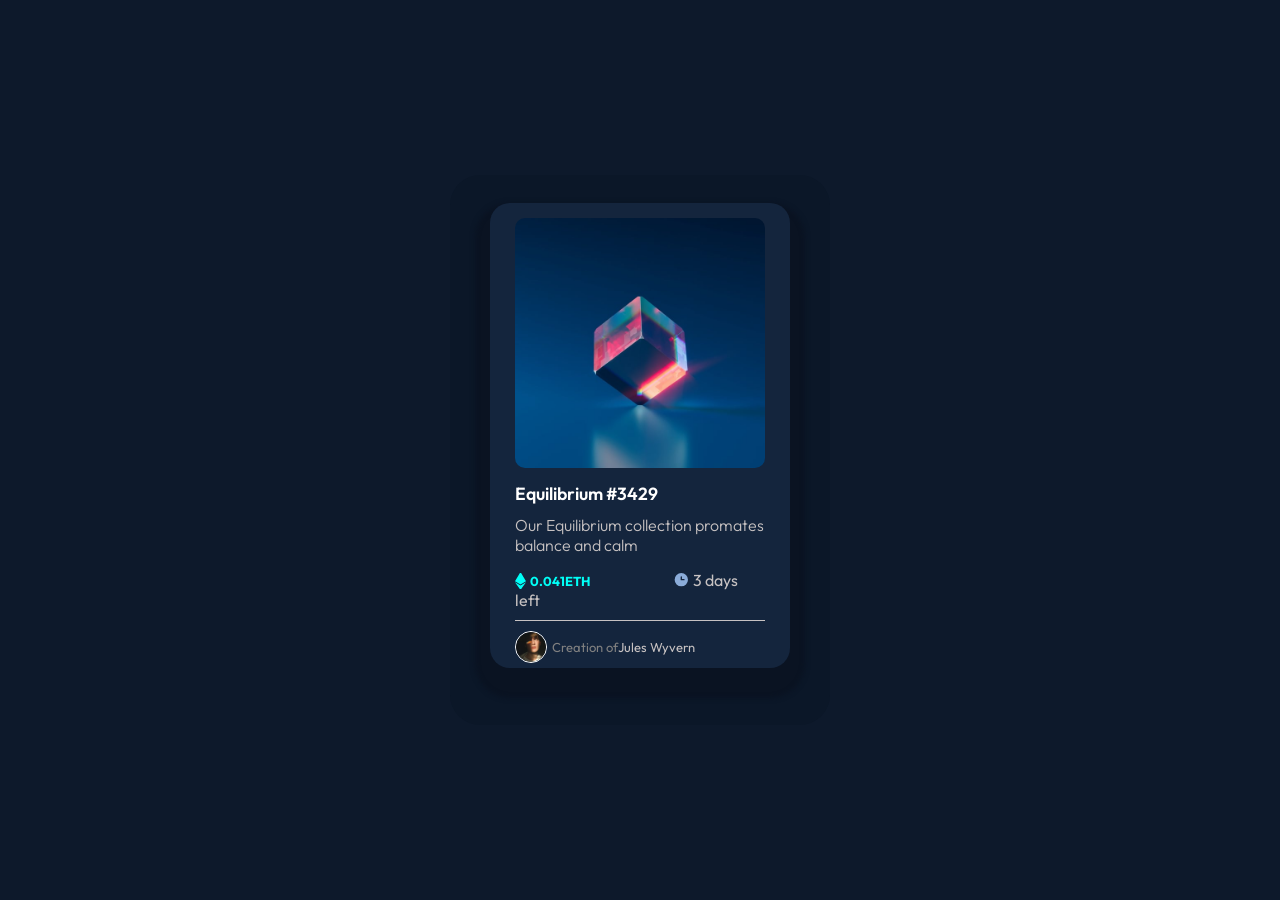
<file: index.html>
<!DOCTYPE html>
<html lang="pt">
    <head>
        <meta charset="UTF-8">
        <meta http-equiv="X-UA-Compatible" content="IE=edge">
        <meta name="viewport" content="width=device-width, initial-scale=1.0">
        <meta name="author" content="Christian">
        <meta name="description" content="Exercicio de htmle css">
        <meta name="keywords" content="HTML, CSS, card">
        <link rel="shortcut icon" href="card.png" type="image/x-icon">
        <link rel="stylesheet" href="style.css">
        <title>Preview-card</title>
    </head>
    <body>
        <main>
            <div id="back-card">
                <div id="card">
                    <section class="centralizar">
                        <img src="image-equilibrium.jpg" alt="Imagem Equilibrium">

                        <h1>Equilibrium #3429</h1>

                        <p id="conteudo">Our Equilibrium collection promates balance and calm</p>

                        <p id="bottom"><span id="left">0.041ETH</span><span id="right">3 days left</span></p>

                        <p id="space-avatar"><img src="image-avatar.png" alt="Jules Wyvern" id="avatar"><span id="gray">Creation of</span> Jules Wyvern</p>
                    </section>
                </div>
            </div>
        </main>
    </body>
</html>
</file>
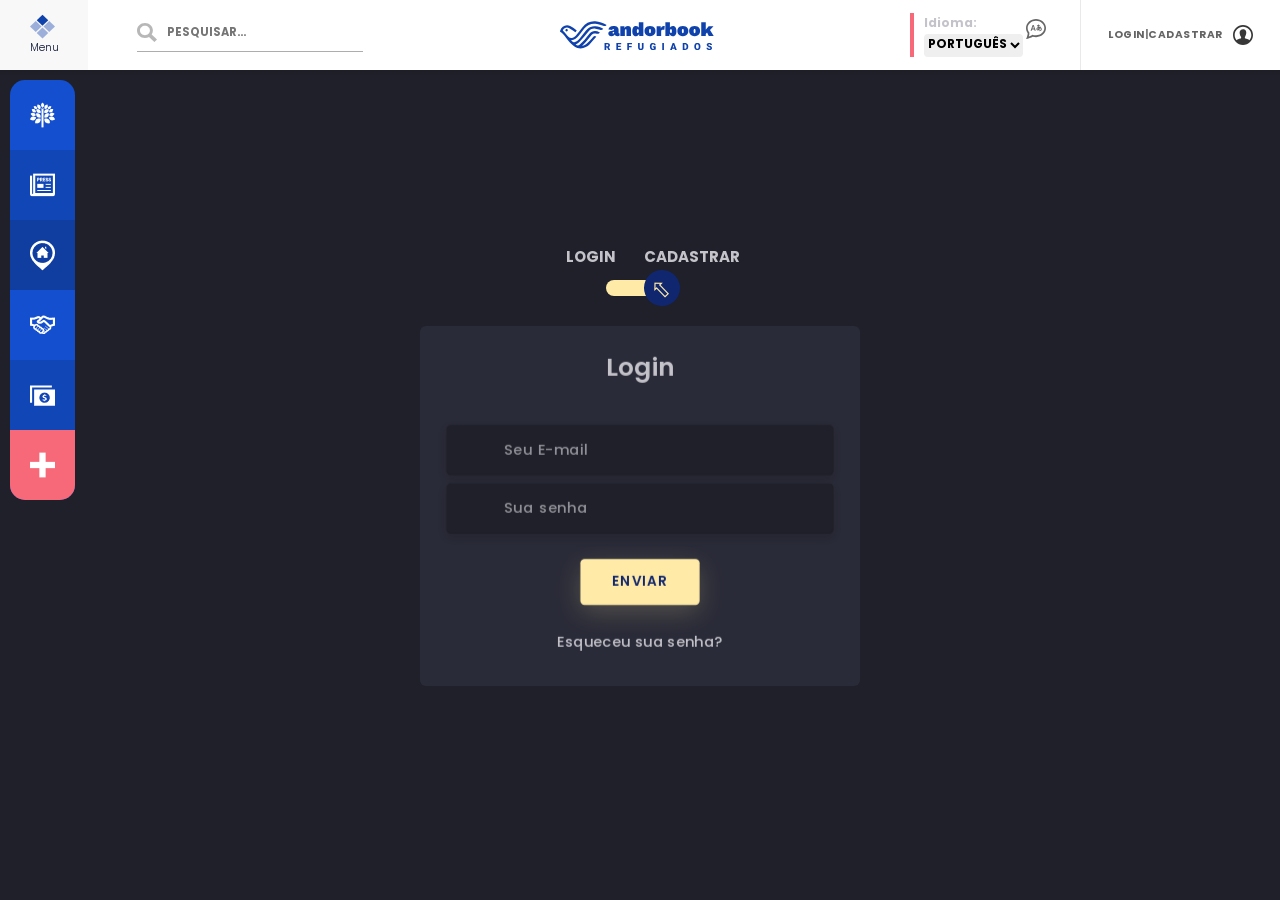
<file: ProjetoFinal-main/cadastrar.html>
<!DOCTYPE html>
<html lang="pt-br">

<head>
    <meta charset="UTF-8">
    <meta http-equiv="X-UA-Compatible" content="IE=edge">
    <meta name="viewport" content="width=device-width, initial-scale=1.0">

    <link rel="icon" href="img/logotipo-icon.svg" type="image/x-icon">

    <!-- Bootstrap -->
    <script src="https://cdn.jsdelivr.net/npm/bootstrap@5.1.3/dist/js/bootstrap.min.js"
        integrity="sha384-QJHtvGhmr9XOIpI6YVutG+2QOK9T+ZnN4kzFN1RtK3zEFEIsxhlmWl5/YESvpZ13"
        crossorigin="anonymous"></script>
    <link href="https://cdn.jsdelivr.net/npm/bootstrap@5.1.3/dist/css/bootstrap.min.css" rel="stylesheet"
        integrity="sha384-1BmE4kWBq78iYhFldvKuhfTAU6auU8tT94WrHftjDbrCEXSU1oBoqyl2QvZ6jIW3" crossorigin="anonymous">

    <link href="css/style.css" rel="stylesheet" />
    <script src="js/script.js" defer></script>
    <title>AndorBook - Cadastro</title>
</head>

<body>
    <header>
        <!-- Nav do menu superior fixo -->
        <nav class="menu-top shadow-sm row fixed-top">

            <div class="col d-flex align-items-center">
                <div class="button-menu text-center">
                    <a onclick="btnMenu()" class="d-flex flex-column">
                        <img src="img/menu-topo.svg" width="25px">
                        <span>Menu</span>
                    </a>
                    <ul class="text-start">
                        <div class="d-flex btn-x justify-content-end">
                            <a onclick="btnClose()">
                                Fechar
                                <img src="img/closed.svg" width="15px" alt="Fechar">
                            </a>
                        </div>
                        <img src="img/logotipo-dark.svg" alt="">
                        <h4>Plataforma</h4>
                        <li><a href="index.html">Home</a></li>
                        <li><a href="">Informações Úteis</a></li>
                        <li><a href="">Novas Postagens</a></li>
                        <li><a href="">Ongs Parceiras</a></li>
                        <li><a href="">Primeiros Passos</a></li>
                        <li><a href="">Contato</a></li>

                        <h4>Contas</h4>
                        <li><a href="">Login</a></li>
                        <li><a href="">Cadastrar</a></li>

                        <h4>Postagens</h4>
                        <li><a href="">Moradias</a></li>
                        <li><a href="">Empregos</a></li>
                        <li><a href="">Informações Úteis</a></li>
                        <li><a href="">Ongs Parceiras</a></li>

                        <h4>Onde Encontar</h4>
                        <li><a href="">Ongs</a></li>
                        <li><a href="">Documentacoes</a></li>
                        <li><a href="">Revalidaçoes</a></li>
                        <li><a href="">Minha Comunidade</a></li>

                    </ul>
                </div>
                <div class="space-search flex-fill">
                    <label for="search"><img src="img/search.svg" alt=""></label>
                    <input type="text" id="search" placeholder="PESQUISAR...">
                </div>
            </div>

            <div class="col d-flex align-items-center justify-content-center">
                <div class="logotype flex-fill text-center">
                    <a href="index.html"><img src="img/logotipo.svg" alt="Logotipo Andor"></a>
                </div>
            </div>

            <div class="col d-flex align-items-center">

                <div class="flex-fill text-end">
                    <div class="linguage">
                        Idioma: <br>
                        <select class="form-select-sm" aria-label=".form-select-sm">
                            <option selected value="1">PORTUGUÊS</option>
                            <option value="2">INGLÊS</option>
                            <option value="3">ESPANHOL</option>
                        </select>
                        <img src="img/Lenguages.svg" alt="linguage">
                    </div>
                </div>

                <div class="login-register text-end">
                    <a href="login.html">LOGIN</a> | <a href="cadastrar.html">CADASTRAR</a>
                    <span><img src="img/usuario.svg" alt="login ou registrar"></span>
                </div>
            </div>

        </nav>

    </header>

    <!-- Container Geral -->
    <div class="container-fluid">
        <main class="row">
            <!-- Menu Lateral fixo -->
            <nav class="menu-right">
                <div class="button-bg one"><a href=""><img src="img/info uteis.png"></a></div>
                <div class="button-bg two"><a href=""><img src="img/empregos.png"></a></div>
                <div class="button-bg three"><a href=""><img src="img/moradia.png"></a></div>
                <div class="button-bg four"><a href=""><img src="img/ongs parceiras.png"></a></div>
                <div class="button-bg five"><a href=""><img src="img/doacao.png"></a></div>
                <div class="button-bg six"><a href=""><img src="img/Vector.png"></a></div>
                <ul class="d-flex flex-column justify-content-around">
                    <li>Informações Úteis</li>
                    <li>Empregos</li>
                    <li>Moradia</li>
                    <li>Ongs Parceiras</li>
                    <li>Doação</li>
                    <li>Emergência</li>
                </ul>
            </nav>

           <!--Teste-->
           <a href="https://front.codes/" class="logo" target="_blank">
            
        </a>
    
        <div class="section">
            <div class="container">
                <div class="row full-height justify-content-center">
                    <div class="col-12 text-center align-self-center py-5">
                        <div class="section pb-5 pt-5 pt-sm-2 text-center cadastro">
                            <span class="mb-0 pb-3 Login">Login </span>
                            <span class="mb-0 pb-3 Cadastro">Cadastrar</span>
                              <input class="checkbox" type="checkbox" id="reg-log" name="reg-log"/>
                              <label for="reg-log" ></label>
                            <div class="card-3d-wrap mx-auto">
                                <div class="card-3d-wrapper">
                                    <div class="card-front">
                                        <div class="center-wrap">
                                            <div class="section text-center">
                                                <h4 class="mb-4 pb-3">Login</h4>
                                                <div class="form-group">
                                                    <input type="email" name="logemail" class="form-style" placeholder="Seu E-mail" id="logemail" autocomplete="off">
                                                    <i class="input-icon uil uil-at"></i>
                                                </div>	
                                                <div class="form-group mt-2">
                                                    <input type="password" name="logpass" class="form-style" placeholder="Sua senha" id="logpass" autocomplete="off">
                                                    <i class="input-icon uil uil-lock-alt"></i>
                                                </div>
                                                <a href="#" class="btn mt-4">enviar</a>
                                                <p class="mb-0 mt-4 text-center"><a href="#0" class="link">Esqueceu sua senha?</a></p>
                                              </div>
                                          </div>
                                      </div>
                                    <div class="card-back">
                                        <div class="center-wrap">
                                            <div class="section text-center">
                                                <h4 class="mb-4 pb-3">Cadastro</h4>
                                                <div class="form-group">
                                                    <input type="text" name="logname" class="form-style" placeholder="Seu Nome completo" id="logname" autocomplete="off">
                                                    <i class="input-icon uil uil-user"></i>
                                                </div>	
                                                <div class="form-group mt-2">
                                                    <input type="email" name="logemail" class="form-style" placeholder="Seu E-mail" id="logemail" autocomplete="off">
                                                    <i class="input-icon uil uil-at"></i>
                                                </div>	
                                                <div class="form-group mt-2">
                                                    <input type="password" name="logpass" class="form-style" placeholder="Sua senha" id="logpass" autocomplete="off">
                                                    <i class="input-icon uil uil-lock-alt"></i>
                                                </div>
                                                <a href="#" class="btn mt-4">enviar</a>
                                              </div>
                                          </div>
                                      </div>
                                      
                                  </div>
                              </div>
                          </div>
                      </div>
                  </div>
            </div>
        </div>
           <!--Teste-->

        </main>
    </div>

    <!-- Rodapé da página -->
    <footer class="text-center">AndorBook - Todos os Direitos reservados 2022</footer>
</body>

</html>
</file>
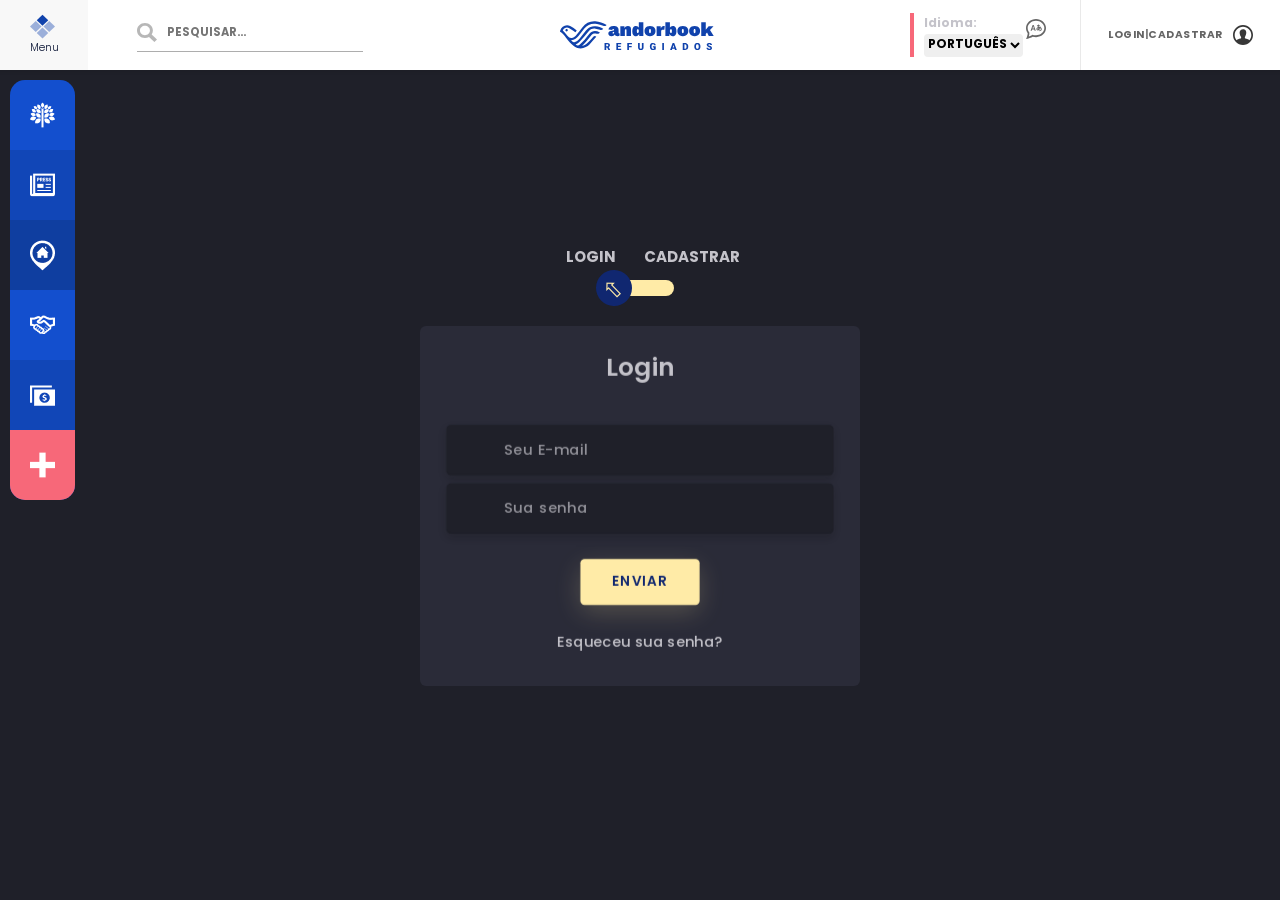
<file: ProjetoFinal-main/login.html>
<!DOCTYPE html>
<html lang="pt-br">

<head>
    <meta charset="UTF-8">
    <meta http-equiv="X-UA-Compatible" content="IE=edge">
    <meta name="viewport" content="width=device-width, initial-scale=1.0">

    <link rel="icon" href="img/logotipo-icon.svg" type="image/x-icon">

    <!-- Bootstrap -->
    <script src="https://cdn.jsdelivr.net/npm/bootstrap@5.1.3/dist/js/bootstrap.min.js"
        integrity="sha384-QJHtvGhmr9XOIpI6YVutG+2QOK9T+ZnN4kzFN1RtK3zEFEIsxhlmWl5/YESvpZ13"
        crossorigin="anonymous"></script>
    <link href="https://cdn.jsdelivr.net/npm/bootstrap@5.1.3/dist/css/bootstrap.min.css" rel="stylesheet"
        integrity="sha384-1BmE4kWBq78iYhFldvKuhfTAU6auU8tT94WrHftjDbrCEXSU1oBoqyl2QvZ6jIW3" crossorigin="anonymous">

    <link href="css/style.css" rel="stylesheet" />
    <script src="js/script.js" defer></script>
    <title>AndorBook - Login</title>
</head>

<body>
    <header>
        <!-- Nav do menu superior fixo -->
        <nav class="menu-top shadow-sm row fixed-top">

            <div class="col d-flex align-items-center">
                <div class="button-menu text-center">
                    <a onclick="btnMenu()" class="d-flex flex-column">
                        <img src="img/menu-topo.svg" width="25px">
                        <span>Menu</span>
                    </a>
                    <ul class="text-start">
                        <div class="d-flex btn-x justify-content-end">
                            <a onclick="btnClose()">
                                Fechar
                                <img src="img/closed.svg" width="15px" alt="Fechar">
                            </a>
                        </div>
                        <img src="img/logotipo-dark.svg" alt="">
                        <h4>Plataforma</h4>
                        <li><a href="index.html">Home</a></li>
                        <li><a href="">Informações Úteis</a></li>
                        <li><a href="">Novas Postagens</a></li>
                        <li><a href="">Ongs Parceiras</a></li>
                        <li><a href="">Primeiros Passos</a></li>
                        <li><a href="">Contato</a></li>

                        <h4>Contas</h4>
                        <li><a href="">Login</a></li>
                        <li><a href="">Cadastrar</a></li>

                        <h4>Postagens</h4>
                        <li><a href="">Moradias</a></li>
                        <li><a href="">Empregos</a></li>
                        <li><a href="">Informações Úteis</a></li>
                        <li><a href="">Ongs Parceiras</a></li>

                        <h4>Onde Encontar</h4>
                        <li><a href="">Ongs</a></li>
                        <li><a href="">Documentacoes</a></li>
                        <li><a href="">Revalidaçoes</a></li>
                        <li><a href="">Minha Comunidade</a></li>

                    </ul>
                </div>
                <div class="space-search flex-fill">
                    <label for="search"><img src="img/search.svg" alt=""></label>
                    <input type="text" id="search" placeholder="PESQUISAR...">
                </div>
            </div>

            <div class="col d-flex align-items-center justify-content-center">
                <div class="logotype flex-fill text-center">
                    <a href="index.html"><img src="img/logotipo.svg" alt="Logotipo Andor"></a>
                </div>
            </div>

            <div class="col d-flex align-items-center">

                <div class="flex-fill text-end">
                    <div class="linguage">
                        Idioma: <br>
                        <select class="form-select-sm" aria-label=".form-select-sm">
                            <option selected value="1">PORTUGUÊS</option>
                            <option value="2">INGLÊS</option>
                            <option value="3">ESPANHOL</option>
                        </select>
                        <img src="img/Lenguages.svg" alt="linguage">
                    </div>
                </div>

                <div class="login-register text-end">
                    <a href="login.html">LOGIN</a> | <a href="cadastrar.html">CADASTRAR</a>
                    <span><img src="img/usuario.svg" alt="login ou registrar"></span>
                </div>
            </div>

        </nav>

    </header>

    <!-- Container Geral -->
    <div class="container-fluid">
        <main class="row">
            <!-- Menu Lateral fixo -->
            <nav class="menu-right">
                <div class="button-bg one"><a href=""><img src="img/info uteis.png"></a></div>
                <div class="button-bg two"><a href=""><img src="img/empregos.png"></a></div>
                <div class="button-bg three"><a href=""><img src="img/moradia.png"></a></div>
                <div class="button-bg four"><a href=""><img src="img/ongs parceiras.png"></a></div>
                <div class="button-bg five"><a href=""><img src="img/doacao.png"></a></div>
                <div class="button-bg six"><a href=""><img src="img/Vector.png"></a></div>
                <ul class="d-flex flex-column justify-content-around">
                    <li>Informações Úteis</li>
                    <li>Empregos</li>
                    <li>Moradia</li>
                    <li>Ongs Parceiras</li>
                    <li>Doação</li>
                    <li>Emergência</li>
                </ul>
            </nav>

           <!--Teste-->
           <a href="https://front.codes/" class="logo" target="_blank">
            
        </a>
    
        <div class="section">
            <div class="container">
                <div class="row full-height justify-content-center">
                    <div class="col-12 text-center align-self-center py-5">
                        <div class="section pb-5 pt-5 pt-sm-2 text-center">
                            <span class="mb-0 pb-3 Login">Login </span>
                            <span class="mb-0 pb-3 Cadastro">Cadastrar</span>
                              <input class="checkbox" type="checkbox" id="reg-log" name="reg-log"/>
                              <label for="reg-log" ></label>
                            <div class="card-3d-wrap mx-auto">
                                <div class="card-3d-wrapper">
                                    <div class="card-front">
                                        <div class="center-wrap">
                                            <div class="section text-center">
                                                <h4 class="mb-4 pb-3">Login</h4>
                                                <div class="form-group">
                                                    <input type="email" name="logemail" class="form-style" placeholder="Seu E-mail" id="logemail" autocomplete="off">
                                                    <i class="input-icon uil uil-at"></i>
                                                </div>	
                                                <div class="form-group mt-2">
                                                    <input type="password" name="logpass" class="form-style" placeholder="Sua senha" id="logpass" autocomplete="off">
                                                    <i class="input-icon uil uil-lock-alt"></i>
                                                </div>
                                                <a href="#" class="btn mt-4">enviar</a>
                                                <p class="mb-0 mt-4 text-center"><a href="#0" class="link">Esqueceu sua senha?</a></p>
                                              </div>
                                          </div>
                                      </div>
                                    <div class="card-back">
                                        <div class="center-wrap">
                                            <div class="section text-center">
                                                <h4 class="mb-4 pb-3">Cadastro</h4>
                                                <div class="form-group">
                                                    <input type="text" name="logname" class="form-style" placeholder="Seu Nome completo" id="logname" autocomplete="off">
                                                    <i class="input-icon uil uil-user"></i>
                                                </div>	
                                                <div class="form-group mt-2">
                                                    <input type="email" name="logemail" class="form-style" placeholder="Seu E-mail" id="logemail" autocomplete="off">
                                                    <i class="input-icon uil uil-at"></i>
                                                </div>	
                                                <div class="form-group mt-2">
                                                    <input type="password" name="logpass" class="form-style" placeholder="Sua senha" id="logpass" autocomplete="off">
                                                    <i class="input-icon uil uil-lock-alt"></i>
                                                </div>
                                                <a href="#" class="btn mt-4">enviar</a>
                                              </div>
                                          </div>
                                      </div>
                                  </div>
                              </div>
                          </div>
                      </div>
                  </div>
            </div>
        </div>
           <!--Teste-->

        </main>
    </div>

    <!-- Rodapé da página -->
    <footer class="text-center">AndorBook - Todos os Direitos reservados 2022</footer>
</body>

</html>
</file>
<file: style.css>
@import url('https://fonts.googleapis.com/css2?family=Outfit:wght@100;200;400;500;600;700;800;900&display=swap');

*{
    margin: 0;
    padding: 0;
}

main{
    background-color: hsl(217, 54%, 11%);
    height: 100vh;
    display: flex;
    justify-content: center;
    align-items: center;
    font-size: 16px;
    font-family: 'Outfit', sans-serif; 
}

#back-card{
    width: 380px;
    height: 550px;
    background-color: hsl(215, 57%, 10%);
    border-radius: 30px;
    display: flex;
    justify-content: center;
    align-items: center;
}

#card{
    background-color: hsl(216, 50%, 16%);
    width: 300px;
    height: 450px;
    border-radius: 20px;
    box-shadow: 0px 15px 5px 15px #0a1322;
    padding-top: 15px;
    margin-bottom: 30px;
}

.centralizar{
    margin: auto;
    width: 250px;
}

img{
    width: 250px;
    border-radius: 10px;
}

h1{
    font-size: 1.1em;
    font-weight: 600;
    color: #fff;
    margin: 10px 0;
}

p{
    color: hsl(0, 4%, 77%); 
}

#conteudo{
    margin-bottom: 15px;
    font-weight: 300;
}

#bottom{
    padding-bottom: 10px;
    border-bottom: 1px solid hsl(0, 4%, 77%);
    margin-bottom: 10px;
}

#left{
    font-size: 13px;
    font-weight: bolder;
    color: hsl(178, 100%, 50%);
    background: url(icon-ethereum.svg) no-repeat left;
    padding-left: 15px;
}

#right{
    margin-left: 83px;
    padding-left: 20px;
    background: url(icon-clock.svg) no-repeat left;
}

#gray{
    color: gray;
    font-weight: 400;
    margin-left: 5px;
}

#space-avatar{
    font-size: 13px;
    display: flex;
    align-items: center;
}

#avatar{
    width: 30px;
    border: 1px solid white;
    border-radius: 20px;
}
</file>
<file: ProjetoFinal-main/css/style.css>
@import url('https://fonts.googleapis.com/css?family=Poppins:400,500,600,700,800,900');

h1,h2,h3 {
    font-weight: bold;
}

#scrollbar{
    height: 100vh;
    overflow: auto;

}

::-webkit-scrollbar{
    background-color: #fff;
    width: 5px;
    height: 5px;
}

::-webkit-scrollbar-thumb{
    background-color:#1558E5;
    border-radius: 0;
}

a {
    text-decoration: none;
    color: rgba(0, 0, 0, 0.603);
    transition: 250ms;
}

textarea:focus, input:focus, select:focus {
    box-shadow: 0 0 0 0;
    border: 0 none;
    outline: 0;
} 

li {
    list-style-type: none;
}


.container-fluid {
    padding-top: 70px;
    position: fixed;
}

/* Menu do topo fixo */
.menu-top{
    background:#fff;
}

/*Botao menu na area do menu topo*/
.button-menu {
    width: 88px;
    height: 70px;
    background-color: #c4c4c420;
    display: flex;
    align-items: center;
    justify-content: center;
    flex-direction: column;
    transition: ease-in-out 250ms;
    cursor: pointer;
}

.btn-x {
    font-size: 0.5rem;
    color: #fff;
    position: relative;
    top: -30px;
    right: -30px;
    height: 30px;
}

.button-menu ul{
    position: absolute;
    height: 100vh;
    background-color: #02091fd3;
    backdrop-filter: blur(5px);
    top: 0;
    left:-100%;
    padding: 2rem;
    z-index: 999;
    overflow: auto;
    transition: ease-in-out 2s;
}

.button-menu h4{
    font-weight: bold;
    font-size: 1.3rem;
    color:rgb(0, 102, 255);
    margin: 1rem 0.5rem;
}

.button-menu a{
    color: #fff;
    font-size: 0.9rem;
    margin: 1rem
}

.button-menu span{
    font-size: 0.7em;
    color:#081333;   
}

.login-register {
    width: 200px;
    padding-right: 25px;
    padding-left: 25px;
    font-style: normal;
    font-weight: bold;
    font-size: 0.7em;
    line-height: 14px;
    letter-spacing: 0.05em;
    color: rgba(0, 0, 0, 0.5);
    height: 100%;
    align-items: center;
    justify-content: center;
    display: flex;
    border-left: 1px rgb(233, 233, 233) solid;
}

.login-register img{
    margin-left: 10px;
}

.linguage {
    float: right;
    text-align: left;
    font-size: 12px;
    font-weight: bold;
    border-left: 4px solid #F76879;
    padding-left:10px;
    margin-right: 30px;
    min-width: 140px;
}

.linguage img {
    bottom: 15px;
    position: relative;
}

.space-search input{
    border: 0px;
    border-bottom:1px #adadad solid;
    width: 70%;
    padding-left: 30px;
    padding-bottom: 8px;
    margin-left: 25px;
    font-size: 0.75em;
    font-weight: bold;
    color: #adadad;
    
}

.space-search label{
    position: relative;
    left: 49px;
}


/* Menu lateral fixo */
.menu-right {
    position: fixed;
    margin: 10px 0 0 0;
    padding: 0;
    width: 65px;
    left: 10px;
    background: #1558E5;
    border-radius: 15px;
    color: rgb(255, 255, 255);
    display: flex;
    flex-direction: column;
    z-index: 999;
    transition: ease-in-out 250ms;
}

.menu-right:hover {
    width: 230px;   
}

.menu-right ul {
    width: 160px;
    height: 100%;
    position: absolute;
    /*backdrop-filter: blur(20px);*/
    left: -200px;
    border-bottom-right-radius: 15px;
    border-top-right-radius: 15px;
    padding-left: 10px;
}

.menu-right:hover ul {
    left: 65px;
    transition: ease-in-out 250ms;
}

.menu-right:hover .button-bg  {
    width: 230px;
}


/* Menu Lateral - Botaoes */
.button-bg a {
    width: 100%;
    display: flex;
    height: 70px;
    align-items: center;
    justify-content: flex-start;
    transition: ease-in-out 250ms;
    padding-left: 20px;
}

.button-bg a:hover {
    background: rgba(0, 0, 0, 0.356);
    transition: ease-in-out 250ms;
}

.button-bg.one a:hover {
    border-start-start-radius: 15px;
    border-start-end-radius: 15px;
}

.button-bg.one{
    background: rgba(0, 0, 0, 0.1);
    border-start-start-radius: 15px;
    border-start-end-radius: 15px;
}

.button-bg.two{
    background: rgba(0, 0, 0, 0.2);
}

.button-bg.three{
    background: rgba(0, 0, 0, 0.3);
}

.button-bg.four{
    background: rgba(0, 0, 0, 0.1);
}

.button-bg.five{
    background: rgba(0, 0, 0, 0.2);
}

.button-bg.six{
    background: #F76879;
    border-end-end-radius: 15px;
    border-end-start-radius: 15px;
}

.button-bg.six a:hover {
    border-end-end-radius: 15px;
    border-end-start-radius: 15px;
}

.button-bg span{
    width: 240px;
    top: 0;
    left: 60px;
    position: absolute;
    margin:0;
    height: 70px;
    align-items: center;
    justify-content: center;
    display: flex;
    border-radius: 0px 0px 15px 0;
    background: #0d4accf5;
    display: none;
}


/*Coluna 1 - News informacoes uteis */
.info-utels{
    padding-top: 10px;
    padding-left: 85px;
    background-color: #F2F2F2;
    max-width: 1100px;
    padding-bottom: 80px;
    margin: 0 auto;
}

.info-utels .d-flex{
    gap:5px;
}

.info-utels img{
    border-radius: 15px;
}

.card-mh {
    max-height: 600px;
}

.card {
    min-width: 0;
    background-color: rgba(255, 255, 255, 0);
    background-clip: border-box;
    border: 0px ;
    border-radius: 0rem;
}

.desc-banner-right {
    color: #fff;
    display: flex;
    justify-content: center;
    align-items: flex-end;
    flex-direction: column;
    margin-right: 40px;
    padding-right: 34px;
    margin-top: 10%;
}

.desc-banner-right a{
    color: #fff;
    padding: 0.8rem;
    border: 2px solid #1558E5;
    font-size: 0.8rem;
    border-radius: 35px ;
}

.desc-banner-right a:hover{
    color: #fff;
    padding: 0.8rem;
    border: 2px solid #ffffff;
    font-size: 0.8rem;
    border-radius: 35px ;
    box-shadow: 0px 0px 5px rgba(255, 255, 255, 0.377);
}

.desc-banner-left {
    color: #fff;
    display: flex;
    justify-content: center;
    align-items: flex-start;
    flex-direction: column;
    margin-left: 40px;
    padding-left: 34px;
    margin-top: 10%;
}

.desc-banner-left a{
    color: #fff;
    padding: 0.8rem;
    border: 2px solid #1558E5;
    font-size: 0.8rem;
    border-radius: 35px ;
}

.desc-banner-left a:hover{
    color: #fff;
    padding: 0.8rem;
    border: 2px solid #ffffff;
    font-size: 0.8rem;
    border-radius: 35px ;
    box-shadow: 0px 0px 5px rgba(255, 255, 255, 0.377);
}

.link-news {
    color: #fff;
    margin-right: 20px;
}

.link-news a{
    color: #fff;
}

.risk-title-right{
    width: 6px;
    height: 40%;
    background: #1558E5;
    position: absolute;
    right: 0px;
}

.risk-title-blue{
    width: 6px;
    height: 25%;
    background: #1558E5;
    position: absolute;
    right: 0px;
}

.risk-title-left {
    width: 6px;
    height: 25%;
    background: #1558E5;
    position: absolute;
    left: 0px;
}

.form-select-sm {
    padding-left: 0px;
    padding-top: 0px;
    font-size: .75rem;
    border: 0px;
    font-weight: bold;
}

/*Coluna 2 - Area dos feeds*/
.feeds{
    background-color: #081333;
    padding-bottom: 80px;
}

.tit-home {
    font-size: 1.3em;
    font-weight: bold;
    padding-left: 10px;
    border-left: 4px solid #F76879;
    margin-left: 20px;
    position: relative;
    margin-top: 20px;
    margin-bottom: -40px;
    color: #fff;
    z-index: 998;
}


/* New-Post - Novas Postagens */
.new-post {
    background-color: #fff;
    width:100%;
    border-radius: 15px;
    margin: 65px 10px 20px 10px;
}

.new-post h3{
    font-size: 0.75rem;
}

.new-post ul{
    padding: 0;
    margin-top: 0.8rem;
    margin-bottom: 0.8rem;
}

.new-post li{
    /*list-style-type: none;*/
    font-size: 0.75em;
    font-weight: bold;
    color: #707070;
}

.new-post li img {
    vertical-align: middle;
    opacity: 0.7;
}

.new-post input{
    background-color: #ededed;
    border-radius: 15px;
    border: 0px;
    padding-left: 10px;
    font-size:0.8rem;
    height: 40px;
}

.new-post input:first-of-type {
	border-radius: 15px 0 0 15px;
}

.new-post input[type="file"]{
    display: none;
}

.new-post label{
    display: block;
    cursor: pointer;
}

.new-post button{
    border-bottom-right-radius: 15px;
    border-top-right-radius: 15px;
    border: 0px
}

.btn-new-post{
    position: absolute;
}
.btn-up{
    height: 40px;
    background-color: #ededed;
    border-bottom-right-radius: 15px;
    border-top-right-radius: 15px;
}


/* New-Post - Estilos da categoria de novas postagens*/
.switch-field {
    display: flex;
    margin-bottom: 15px;
    justify-content: center;
    flex-direction: row;
    align-items: center;
}

.switch-field input {
	position: absolute !important;
	height: 1px;
	width: 1px;
	border: 0;
	overflow: hidden;
}

.switch-field label {
	font-size: 0.8rem;
	text-align: center;
    padding: 0.4rem 1rem;
	transition: all 0.2s ease-in-out;
    font-weight: bold;
    border: 1px solid rgb(245, 245, 245);
    margin-left: -1px;
}

.switch-field label:hover {
	cursor: pointer;
}

.switch-field input:checked + label {
	background-color: #e2e2e2;
	box-shadow: none;
}

.switch-field label:first-of-type {
	border-radius: 15px 0 0 15px;
}

.switch-field label:last-of-type {
	border-radius: 0 15px 15px 0;
}

/* Postagens - Feeds Únicos */
.feed-unique {
    background-color: #fff;
    width: 100%;
    border-radius: 15px;
    margin: 20px 10px 25px 10px;
}

.avatar-profile{
    display: flex;
    position: relative;
    justify-content: center;
    margin-top: -45px;
    margin-left: 50%;
}

.avatar-profile img{ 
    border-radius: 50%;
    border: 4px solid #1558E5;
    width: 65px;
    height: 65px;
    transition: all 0.3s ease-in-out;
}
.avatar-profile img:hover{ 
    border: 4px solid #F76879;
    transition: all 0.2s ease-in-out;
}

.post-profile {
    position: relative;
    margin-top: -25px;
}

.post-profile h4{
    font-size: 1rem;
    margin: 0;
}

.post-profile h4 span a{
    font-size: 0.8rem;
    color: #1558E5;
    margin-left: 7px;
    font-weight: bold;
}

.post-profile-cat{
    font-size: 0.7rem;
    opacity: 0.5;
    font-weight: bold;
}

.description-profile {
    margin-top: 20px;

}

.description-profile h3{
    font-size: 1rem;
}

.description-profile p{
    font-size: 0.9rem;
}

.description-profile a{
    font-size: 0.8rem;
    font-weight: bold;
}

.edit-post {
    font-size: 0.6rem;
    font-weight: bold;
}

@media screen and (max-width: 1200px) {
    /*Feed*/
    .switch-field {
        flex-wrap: wrap;
    }

    .switch-field label:first-of-type {
        border-radius: 0px;
    }

    .switch-field label:last-of-type {
        border-radius: 0px;
    }

    .switch-field label {
       height: 40px;
       min-width: 49%;
    }

}

@media screen and (max-width: 900px) {
    /*Feed*/
    .switch-field label {
       height: 40px;
       min-width: 100%;
    }

}

@media screen and (max-width: 700px) {
    /*menu*/
    .space-search {
        display: none;
    }
    .linguage {
        display: none;
    }
    .menu-top{
        flex-wrap: nowrap;
    }
    .login-register {
        width: 0;
        padding-right: 35px;
        padding-left: 0px;
        height: 100%;
        border-left: 0px;
        color: #fff;
    }
    .login-register a{
        display: none;
        
    }

    /*Feed*/
    .feeds {
       display: none;
       padding-bottom: 80px;
    }

    /*menu topo*/
    .button-menu {
        width: 70px;
        height: 100%;
    }

    /*menu lateral*/
    .menu-right {
        margin: 0px;
        padding: 0px;
        width: 100%;
        bottom: 0px;
        left: 0px;
        display: flex;
        flex-direction: row;
        background: rgb(6, 64, 223);
        border-radius: 0px;
    }

    .risk-title-left {
        height: 50%;
    }

    .risk-title-right {
        height: 50%;
    }

    .menu-right ul{
        display: none;
    }

    .button-bg a {
        width: 16.66vw;
        display: flex;
        height: 10vh;
        align-items: center;
        justify-content: center;
        padding-left: 0;
    }

    .button-bg.six{
        border-end-end-radius: 0px;
        border-end-start-radius: 0px;
        border-start-end-radius: 0px;
    }

    .button-bg.one{
        border-start-start-radius: 0px;
        border-start-end-radius: 0px;
    }

    .info-utels {
        padding-top: 10px;
        padding-left: 10px;
        padding-bottom: 140px;
    }

    .col-8 {
        width: 100%;
    }

    .card-img{
        min-height: 250px;
    }

}

/*Tela de login e cadastro*/

body{
	font-family: 'Poppins', sans-serif;
	font-weight: 300;
	font-size: 15px;
	line-height: 1.7;
	color: #c4c3ca;
	background-color: #1f2029;
	overflow-x: hidden;
}
a {
	cursor: pointer;
    transition: all 200ms linear;
}
a:hover {
	text-decoration: none;
}
.link {
  color: #c4c3ca;
}
.link:hover {
  color: #ffeba7;
}
p {
  font-weight: 500;
  font-size: 14px;
  line-height: 1.7;
}
h4 {
  font-weight: 600;
}
.Login{
  position: relative;
  left: 25px;
  text-transform: uppercase;
  font-weight: 700;
}
.Cadastro{
    margin-left: 50px;
    text-transform: uppercase;
    font-weight: 700;
  }
.section{
  position: relative;
  width: 100%;
  display: block;
}
.full-height{
  min-height: 100vh;
}
[type="checkbox"]:checked,
[type="checkbox"]:not(:checked){
  position: absolute;
  left: -9999px;
}
.checkbox:checked + label,
.checkbox:not(:checked) + label{
  position: relative;
  display: block;
  text-align: center;
  width: 68px;
  height: 16px;
  border-radius: 8px;
  padding: 0;
  margin: 10px auto;
  cursor: pointer;
  background-color: #ffeba7;
}
.checkbox:checked + label:before,
.checkbox:not(:checked) + label:before{
  position: absolute;
  display: block;
  width: 36px;
  height: 36px;
  border-radius: 50%;
  color: #ffeba7;
  background-color: #102770;
  font-family: 'unicons';
  content: '\21E8';
  transform: rotate(226deg);
  z-index: 20;
  top: -10px;
  left: -10px;
  line-height: 32px;
  text-align: center;
  font-size: 24px;
  transition: all 0.5s cubic-bezier(0.39, 0.58, 0.57, 1);
}
.checkbox:checked + label:before {
  transform: translateX(44px) rotate(295deg);
}
.cadastro .checkbox:checked + label:before,
.cadastro .checkbox:not(:checked) + label:before{
  position: absolute;
  display: block;
  width: 36px;
  height: 36px;
  border-radius: 50%;
  color: #ffeba7;
  background-color: #102770;
  font-family: 'unicons';
  content: '\21E8';
  transform: rotate(226deg);
  z-index: 20;
  top: -10px;
  left: 38px; /*Esse*/
  line-height: 32px;
  text-align: center;
  font-size: 24px;
  transition: all 0.5s cubic-bezier(0.39, 0.58, 0.57, 1);
}

.card-3d-wrap {
  position: relative;
  width: 440px;
  max-width: 100%;
  height: 400px;
  -webkit-transform-style: preserve-3d;
  transform-style: preserve-3d;
  perspective: 800px;
  margin-top: 60px;
}
.card-3d-wrapper {
  width: 100%;
  height: 100%;
  position:absolute;    
  top: -30px;
  left: 0;  
  -webkit-transform-style: preserve-3d;
  transform-style: preserve-3d;
  transition: all 600ms ease-out; 
}
.card-front, .card-back {
  width: 100%;
  height: 90%;
  background-color: #2a2b38;
  background-image: url('https://s3-us-west-2.amazonaws.com/s.cdpn.io/1462889/pat.svg');
  background-position: bottom center;
  background-repeat: no-repeat;
  background-size: 300%;
  position: absolute;
  border-radius: 6px;
  left: 0;
  top: 0;
  -webkit-transform-style: preserve-3d;
  transform-style: preserve-3d;
  -webkit-backface-visibility: hidden;
  -moz-backface-visibility: hidden;
  -o-backface-visibility: hidden;
  backface-visibility: hidden;
}
.card-back {
  transform: rotateY(180deg);
}
.checkbox:checked ~ .card-3d-wrap .card-3d-wrapper {
  transform: rotateY(180deg);
}
.center-wrap{
  position: absolute;
  width: 100%;
  padding: 0 35px;
  top: 50%;
  left: 0;
  transform: translate3d(0, -50%, 35px) perspective(100px);
  z-index: 20;
  display: block;
}


.form-group{ 
  position: relative;
  display: block;
    margin: 0;
    padding: 0;
}
.form-style {
  padding: 13px 20px;
  padding-left: 55px;
  height: 48px;
  width: 100%;
  font-weight: 500;
  border-radius: 4px;
  font-size: 14px;
  line-height: 22px;
  letter-spacing: 0.5px;
  outline: none;
  color: #c4c3ca;
  background-color: #1f2029;
  border: none;
  -webkit-transition: all 200ms linear;
  transition: all 200ms linear;
  box-shadow: 0 4px 8px 0 rgba(21,21,21,.2);
}
.form-style:focus,
.form-style:active {
  border: none;
  outline: none;
  box-shadow: 0 4px 8px 0 rgba(21,21,21,.2);
}
.input-icon {
  position: absolute;
  top: 0;
  left: 18px;
  height: 48px;
  font-size: 24px;
  line-height: 48px;
  text-align: left;
  color: #ffeba7;
  -webkit-transition: all 200ms linear;
    transition: all 200ms linear;
}

.form-group input:-ms-input-placeholder  {
  color: #c4c3ca;
  opacity: 0.7;
  -webkit-transition: all 200ms linear;
    transition: all 200ms linear;
}
.form-group input::-moz-placeholder  {
  color: #c4c3ca;
  opacity: 0.7;
  -webkit-transition: all 200ms linear;
    transition: all 200ms linear;
}
.form-group input:-moz-placeholder  {
  color: #c4c3ca;
  opacity: 0.7;
  -webkit-transition: all 200ms linear;
    transition: all 200ms linear;
}
.form-group input::-webkit-input-placeholder  {
  color: #c4c3ca;
  opacity: 0.7;
  -webkit-transition: all 200ms linear;
    transition: all 200ms linear;
}
.form-group input:focus:-ms-input-placeholder  {
  opacity: 0;
  -webkit-transition: all 200ms linear;
    transition: all 200ms linear;
}
.form-group input:focus::-moz-placeholder  {
  opacity: 0;
  -webkit-transition: all 200ms linear;
    transition: all 200ms linear;
}
.form-group input:focus:-moz-placeholder  {
  opacity: 0;
  -webkit-transition: all 200ms linear;
    transition: all 200ms linear;
}
.form-group input:focus::-webkit-input-placeholder  {
  opacity: 0;
  -webkit-transition: all 200ms linear;
    transition: all 200ms linear;
}

.btn{  
  border-radius: 4px;
  height: 44px;
  font-size: 13px;
  font-weight: 600;
  text-transform: uppercase;
  -webkit-transition : all 200ms linear;
  transition: all 200ms linear;
  padding: 0 30px;
  letter-spacing: 1px;
  display: -webkit-inline-flex;
  display: -ms-inline-flexbox;
  display: inline-flex;
  -webkit-align-items: center;
  -moz-align-items: center;
  -ms-align-items: center;
  align-items: center;
  -webkit-justify-content: center;
  -moz-justify-content: center;
  -ms-justify-content: center;
  justify-content: center;
  -ms-flex-pack: center;
  text-align: center;
  border: none;
  background-color: #ffeba7;
  color: #102770;
  box-shadow: 0 8px 24px 0 rgba(255,235,167,.2);
}
.btn:active,
.btn:focus{  
  background-color: #102770;
  color: #ffeba7;
  box-shadow: 0 8px 24px 0 rgba(16,39,112,.2);
}
.btn:hover{  
  background-color: #102770;
  color: #ffeba7;
  box-shadow: 0 8px 24px 0 rgba(16,39,112,.2);
}




.logo {
	position: absolute;
	top: 30px;
	right: 30px;
	display: block;
	z-index: 100;
	transition: all 250ms linear;
}
.logo img {
	height: 26px;
	width: auto;
	display: block;
}
</file>
